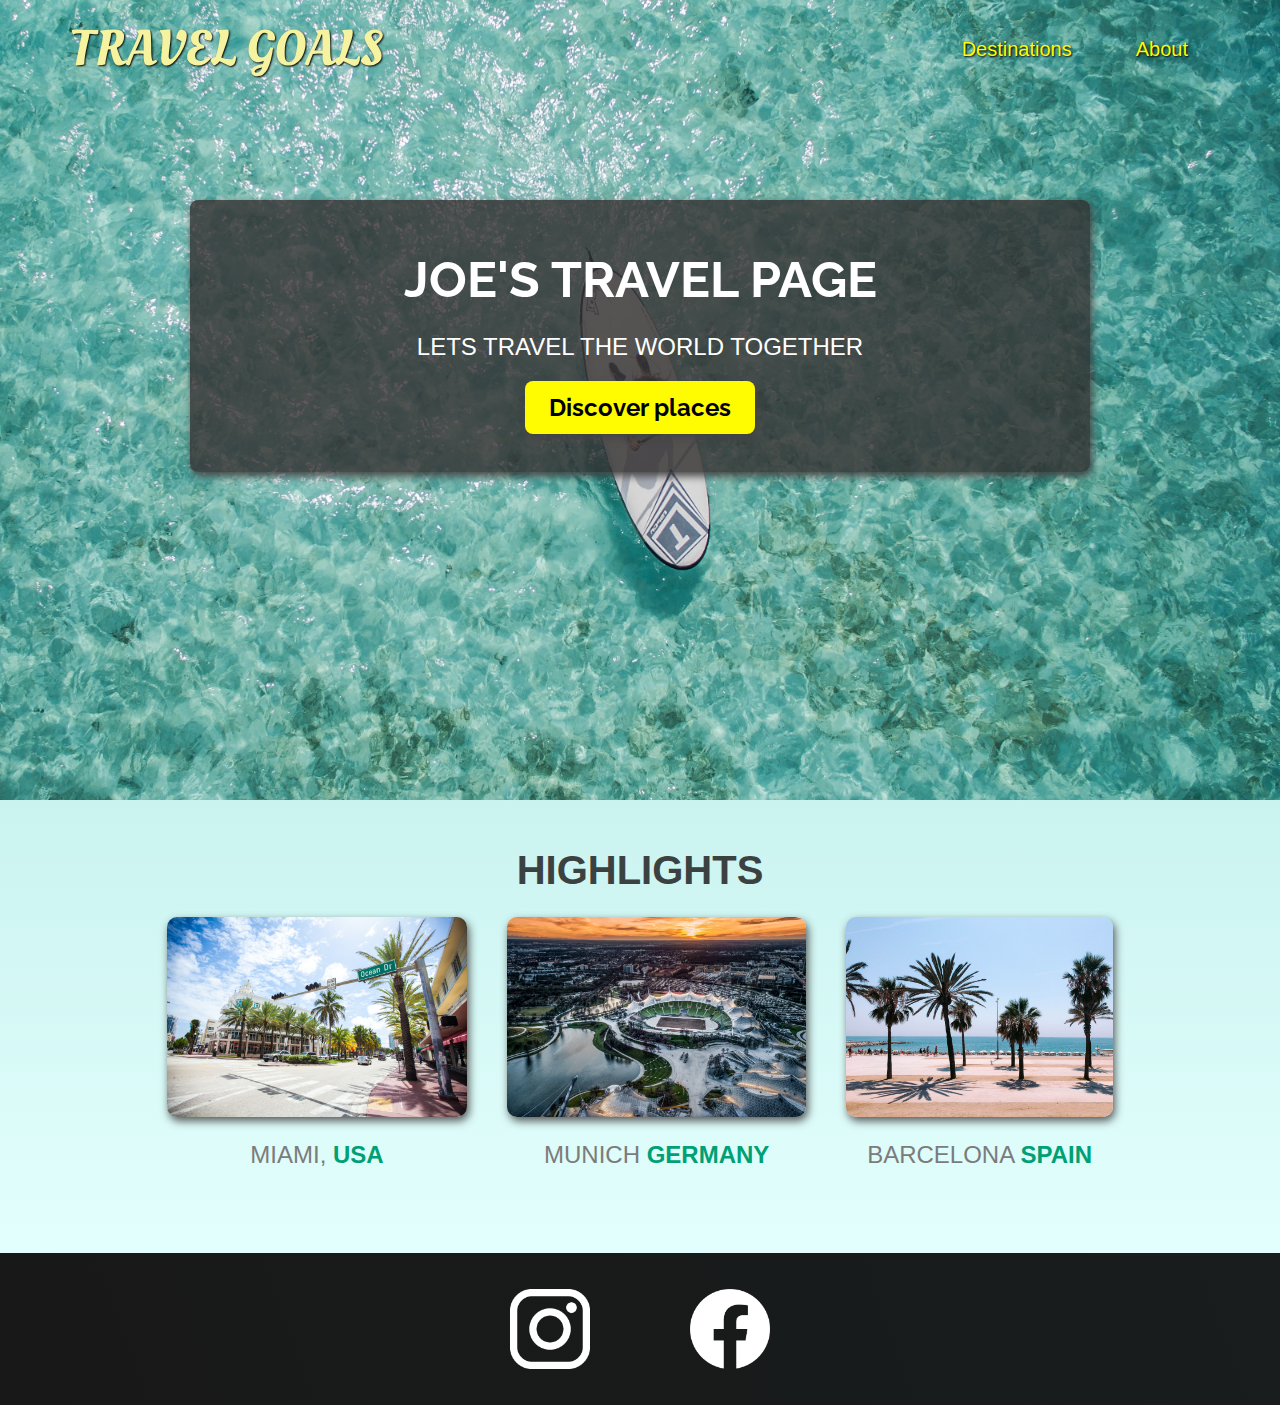
<file: index.html>
<!DOCTYPE html>
<html lang="en">
  <head>
    <meta charset="UTF-8" />
    <meta http-equiv="X-UA-Compatible" content="IE=edge" />
    <meta name="viewport" content="width=device-width, initial-scale=1.0" />

    <link rel="preconnect" href="https://fonts.googleapis.com" />
    <link rel="preconnect" href="https://fonts.gstatic.com" crossorigin />
    <link
      href="https://fonts.googleapis.com/css2?family=Oleo+Script:wght@700&display=swap"
      rel="stylesheet"
    />
    <link rel="preconnect" href="https://fonts.googleapis.com" />
    <link rel="preconnect" href="https://fonts.gstatic.com" crossorigin />
    <link
      href="https://fonts.googleapis.com/css2?family=Raleway:wght@400;700&display=swap"
      rel="stylesheet"
    />
    <link rel="stylesheet" href="/shared.css" />

    <link rel="stylesheet" href="/styles.css" />
    <title>Travel Goals</title>
  </head>
  <body>
    <header>
      <div id="page-logo">
        <a href="index.html">Travel Goals</a>
      </div>
      <nav>
        <ul>
          <li><a href="/places.html">Destinations</a></li>
          <li><a href="#">About</a></li>
        </ul>
      </nav>
    </header>

    <main>
      <section id="hero">
        <div id="hero-content">
          <h1>Joe's Travel Page</h1>
          <p>Lets travel the world together</p>
          <a href="/places.html">Discover places</a>
        </div>
      </section>

      <section id="highlight">
        <h2>Highlights</h2>
        <ul id="destination">
          <li class="destination">
            <img src="/images/places/miami.jpg" alt="miami" />
            <p>Miami, <strong>USA</strong></p>
          </li>
          <li class="destination">
            <img src="/images/places/munich.jpg" alt="munich" />
            <p>Munich <strong>Germany</strong></p>
          </li>
          <li class="destination">
            <img src="/images/places/barcelona.jpg" alt="barcelona" />
            <p>Barcelona <strong>Spain</strong></p>
          </li>
        </ul>
      </section>
    </main>

    <footer>
      <ul>
        <li>
          <a href="https://instagram.com">
            <img src="/images/icons/insta.png" alt="instagram icon" />
          </a>
        </li>
        <li>
          <a href="https://www.facebook.com">
            <img src="/images/icons/facebook.png" alt="facebook logo" />
          </a>
        </li>
      </ul>
    </footer>
  </body>
</html>
</file>
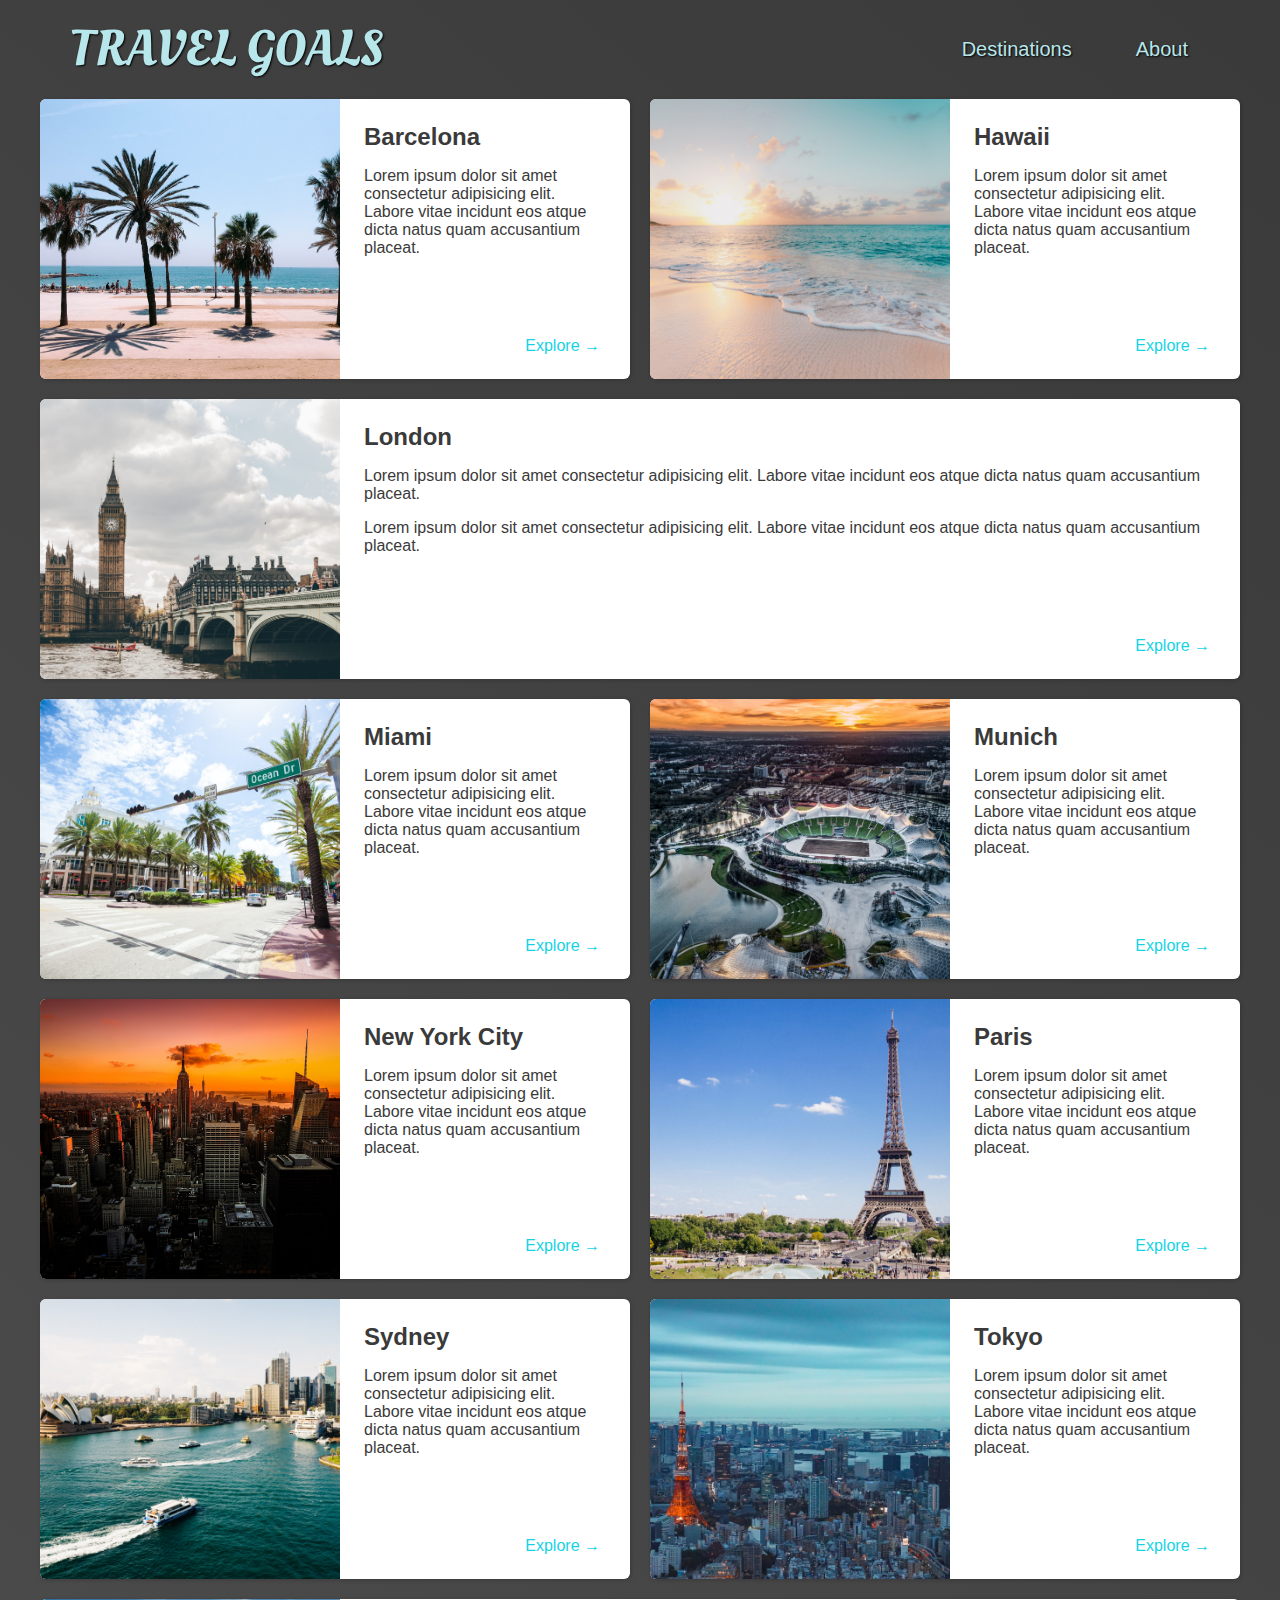
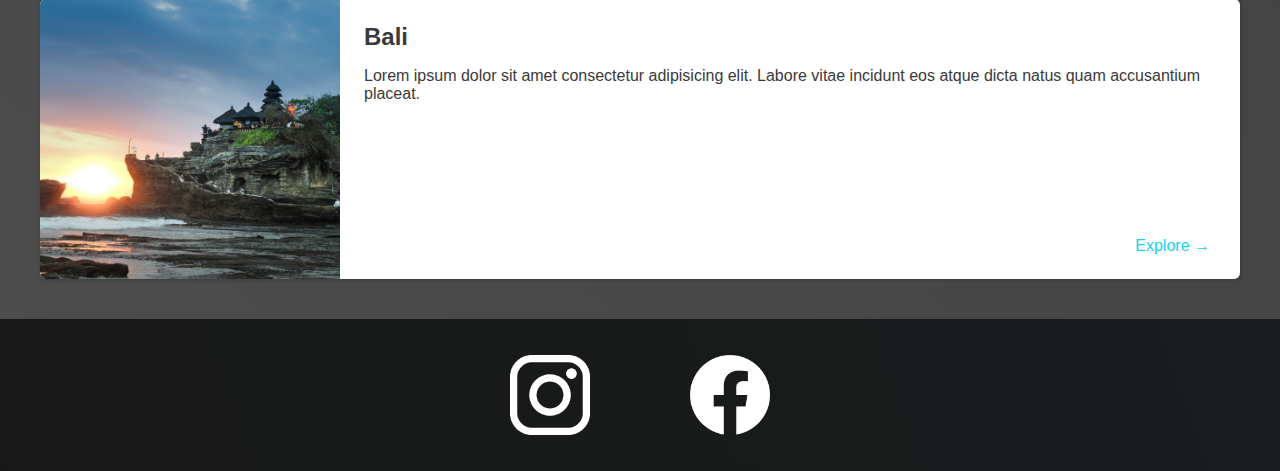
<file: places.html>
<!DOCTYPE html>
<html lang="en">
  <head>
    <meta charset="UTF-8" />
    <meta http-equiv="X-UA-Compatible" content="IE=edge" />
    <meta name="viewport" content="width=device-width, initial-scale=1.0" />

    <link rel="preconnect" href="https://fonts.googleapis.com" />
    <link rel="preconnect" href="https://fonts.gstatic.com" crossorigin />
    <link
      href="https://fonts.googleapis.com/css2?family=Oleo+Script:wght@700&display=swap"
      rel="stylesheet"
    />
    <link rel="preconnect" href="https://fonts.googleapis.com" />
    <link rel="preconnect" href="https://fonts.gstatic.com" crossorigin />
    <link
      href="https://fonts.googleapis.com/css2?family=Raleway:wght@400;700&display=swap"
      rel="stylesheet"
    />
    <link rel="stylesheet" href="/shared.css" />

    <link rel="stylesheet" href="/places.css" />
    <title>Travel Goals</title>
  </head>

  <body>
    <header>
      <div id="page-logo">
        <a href="index.html">Travel Goals</a>
      </div>
      <nav>
        <ul>
          <li><a href="/places.html">Destinations</a></li>
          <li><a href="#">About</a></li>
        </ul>
      </nav>
    </header>
    <main>
        <ul>
            <li>
              <img src="images/places/barcelona.jpg" alt="City of Barcelona" />
              <div class="item-content">
                <div>
                  <h2>Barcelona</h2>
                  <p>
                    Lorem ipsum dolor sit amet consectetur adipisicing elit. Labore
                    vitae incidunt eos atque dicta natus quam accusantium placeat.
                  </p>
                </div>
                <div class="actions">
                  <a href="https://en.wikipedia.org/wiki/Barcelona">Explore &#x2192</a>
                </div>
              </div>
            </li>
            <li>
              <img src="images/places/hawaii.jpg" alt="Hawaii beach" />
              <div class="item-content">
                <div>
                  <h2>Hawaii</h2>
                  <p>
                    Lorem ipsum dolor sit amet consectetur adipisicing elit. Labore
                    vitae incidunt eos atque dicta natus quam accusantium placeat.
                  </p>
                </div>
                <div class="actions">
                  <a href="hhttps://en.wikipedia.org/wiki/Hawaii">Explore &#x2192</a>
                </div>
              </div>
            </li>
            <li>
              <img src="images/places/london.jpg" alt="London city" />
              <div class="item-content">
                <div>
                  <h2>London</h2>
                  <p>
                    Lorem ipsum dolor sit amet consectetur adipisicing elit. Labore
                    vitae incidunt eos atque dicta natus quam accusantium placeat.
                  </p>
                  <p>
                    Lorem ipsum dolor sit amet consectetur adipisicing elit. Labore
                    vitae incidunt eos atque dicta natus quam accusantium placeat.
                  </p>
                </div>
                <div class="actions">
                  <a href="https://en.wikipedia.org/wiki/London">Explore &#x2192</a>
                </div>
              </div>
            </li>
            <li>
              <img src="images/places/miami.jpg" alt="Miami streets" />
              <div class="item-content">
                <div>
                  <h2>Miami</h2>
                  <p>
                    Lorem ipsum dolor sit amet consectetur adipisicing elit. Labore
                    vitae incidunt eos atque dicta natus quam accusantium placeat.
                  </p>
                </div>
                <div class="actions">
                  <a href="https://en.wikipedia.org/wiki/Miami">Explore &#x2192</a>
                </div>
              </div>
            </li>
            <li>
              <img src="images/places/munich.jpg" alt="Munich football stadium" />
              <div class="item-content">
                <div>
                  <h2>Munich</h2>
                  <p>
                    Lorem ipsum dolor sit amet consectetur adipisicing elit. Labore
                    vitae incidunt eos atque dicta natus quam accusantium placeat.
                  </p>
                </div>
                <div class="actions">
                  <a href="https://en.wikipedia.org/wiki/Munich">Explore &#x2192</a>
                </div>
              </div>
            </li>
            <li>
              <img src="images/places/new-york-city.jpg" alt="New York City skyline" />
              <div class="item-content">
                <div>
                  <h2>New York City</h2>
                  <p>
                    Lorem ipsum dolor sit amet consectetur adipisicing elit. Labore
                    vitae incidunt eos atque dicta natus quam accusantium placeat.
                  </p>
                </div>
                <div class="actions">
                  <a href="https://en.wikipedia.org/wiki/New_York_City"
                    >Explore &#x2192</a
                  >
                </div>
              </div>
            </li>
            <li>
              <img src="images/places/paris.jpg" alt="Paris city" />
              <div class="item-content">
                <div>
                  <h2>Paris</h2>
                  <p>
                    Lorem ipsum dolor sit amet consectetur adipisicing elit. Labore
                    vitae incidunt eos atque dicta natus quam accusantium placeat.
                  </p>
                </div>
                <div class="actions">
                  <a href="https://en.wikipedia.org/wiki/Paris">Explore &#x2192</a>
                </div>
              </div>
            </li>
            <li>
              <img src="images/places/sydney.jpg" alt="Sydney beach" />
              <div class="item-content">
                <div>
                  <h2>Sydney</h2>
                  <p>
                    Lorem ipsum dolor sit amet consectetur adipisicing elit. Labore
                    vitae incidunt eos atque dicta natus quam accusantium placeat.
                  </p>
                </div>
                <div class="actions">
                  <a href="https://en.wikipedia.org/wiki/Sydney">Explore &#x2192</a>
                </div>
              </div>
            </li>
            <li>
              <img src="images/places/tokyo.jpg" alt="Tokyo skyline" />
              <div class="item-content">
                <div>
                  <h2>Tokyo</h2>
                  <p>
                    Lorem ipsum dolor sit amet consectetur adipisicing elit. Labore
                    vitae incidunt eos atque dicta natus quam accusantium placeat.
                  </p>
                </div>
                <div class="actions">
                  <a href="https://en.wikipedia.org/wiki/Tokyo">Explore &#x2192</a>
                </div>
              </div>
            </li>
            <li>
              <img src="images/places/bali.jpg" alt="Bali beach" />
              <div class="item-content">
                <div>
                  <h2>Bali</h2>
                  <p>
                    Lorem ipsum dolor sit amet consectetur adipisicing elit. Labore
                    vitae incidunt eos atque dicta natus quam accusantium placeat.
                  </p>
                </div>
                <div class="actions">
                  <a href="https://en.wikipedia.org/wiki/Bali">Explore &#x2192</a>
                </div>
              </div>
            </li>
          </ul>
    </main>

    <footer>
      <ul>
        <li>
          <a href="https://instagram.com">
            <img src="/images/icons/insta.png" alt="instagram icon" />
          </a>
        </li>
        <li>
          <a href="https://www.facebook.com">
            <img src="/images/icons/facebook.png" alt="facebook logo" />
          </a>
        </li>
      </ul>
    </footer>
  </body>
</html>
</file>
<file: shared.css>
body {
  font-family: "quicksand", sans-serif;
  margin: 0;
}

#page-logo a {
  padding: 10px;
  font-family: "Oleo Script", cursive;
  color: rgb(245, 243, 160);
  font-size: 50px;
  text-decoration: none;
  text-transform: uppercase;
  text-shadow: 1px 1px 2px rgb(0, 0, 0);
}

ul {
  list-style: none;
  margin: 0;
  padding: 0;
}

header {
  display: flex;
  justify-content: space-between;
  align-items: center;
  padding: 15px 60px;
  position: absolute;
  width: 100%;
  top: 0;
  left: 0;
  box-sizing: border-box;
}

header ul {
  display: flex;
}

header li {
  margin: 20px;
}

header a {
  color: rgb(255, 251, 0);
  text-decoration: none;
  font-size: 20px;
  padding: 12px;
  text-shadow: 1px 1px 2px rgb(0, 0, 0);
}

header nav a:hover {
  color: rgb(77, 77, 7);
  background-color: rgb(255, 251, 0);
}

header a:active {
  color: rgb(216, 213, 15);
}

footer {
  background: linear-gradient(70deg, rgb(24, 24, 24), rgb(25, 29, 29));
  padding: 36px 0;
}

footer ul {
    display: flex;
    justify-content: center;
    

}

footer li {
    width: 80px;
    height: 80px;
    margin: 0 50px;

}

footer img {
    width: 100%;
    height: 100%;
}
</file>
<file: styles.css>
#hero {
  height: 800px;
  background-image: url("/images/places/ocean.jpg");
  background-position: center;
  background-size: cover;
}

#hero-content {
  width: 900px;
  background-color: rgba(51, 47, 47, 0.8);
  box-shadow: 2px 4px 8px rgb(68, 67, 67);
  border-radius: 8px;
  text-align: center;
  padding: 50px 0;
  margin: 0 auto;
  position: relative;
  top: 200px;
}

#highlight {
  padding: 24px;
  background: linear-gradient(0deg, rgb(227, 255, 253), rgb(202, 243, 240));
}

#hero-content h1 {
  color: white;
  text-transform: uppercase;
  font-size: 50px;
  font-family: "Raleway", sans-serif;
  margin: 0;
}

#hero-content p {
  color: white;
  text-transform: uppercase;
  font-size: 24px;
  font-weight: 300;
  margin-bottom: 32px;
}

#hero-content a {
  text-decoration: none;
  background-color: rgb(255, 251, 0);
  padding: 12px 24px;
  border-radius: 8px;
  color: black;
  font-size: 24px;
  font-weight: 700;
  font-family: "raleway", sans-serif;
  box-shadow: 2px 4px 8px rgb(68, 67, 67);
}

#hero-content a:hover {
  background-color: rgb(212, 209, 19);
}

#highlight h2 {
  text-transform: uppercase;
  text-align: center;
  font-size: 40px;
  color: rgb(59, 65, 64);
  margin: 24px 0;
}

#destination {
  display: flex;
  width: 90%;
  margin: auto;
  margin-bottom: 40px;
  justify-content: center;
}

.destination {
  margin: 0 20px;
}

.destination img {
  height: 200px;
  width: 100%;
  box-shadow: 2px 4px 8px rgba(51, 47, 47, 0.8);
  border-radius: 10px;
  object-fit: cover;
}
.destination p {
  text-align: center;
  text-transform: uppercase;
  font-size: 24px;
  color: rgb(124, 123, 123);
  margin: 20px 0;
}

.destination strong {
  color: rgb(0, 160, 117);
}
</file>
<file: places.css>
body {
  background: linear-gradient(40deg, rgb(77, 77, 77), rgb(58, 58, 58));
  color: rgb(58, 58, 58);
}

header {
  position: static;
}

#page-logo a {
color: rgb(183, 230, 235);
}

#page-logo a:hover {
    color: rgb(154, 204, 211);
}

header a {
    color: rgb(183, 230, 235);
}

header nav a:hover {
    background-color: rgb(183, 230, 235);
    color: rgb(58, 58, 58);
}

main ul {
  width: 1200px;
  margin: 0 auto 40px auto;
  display: grid;
  grid-template-columns: 1fr 1fr;
  gap: 20px 20px;
}

li:nth-of-type(3) {
    grid-column: 1 / span 2;
}

li:nth-of-type(10) {
    grid-column: 1 / span 2;
}

main li {
  display: flex;
  background-color: white;
  box-shadow: 1px 1px 4px rgba(0, 0, 0, 0.2);
  border-radius: 6px;
  overflow: hidden;
  /*width: 500px;*/
 
}

main li img {
  width: 300px;
  height: 280px;
  object-fit: cover;
}

.item-content {
  padding: 24px;
  display: flex;
  flex-direction: column;
  justify-content: space-between;
}

.item-content h2 {
    margin: 0;
}

.actions {
  text-align: right;
}

.actions a {
  text-decoration: none;
  padding: 6px;
  color: rgb(22, 211, 228);
  border-radius: 4px;
}

.actions a:hover {
  color: white;
  background-color: rgb(22, 211, 228);
  box-shadow: 1px 1px 2px rgb(58, 58, 58);
}
</file>
